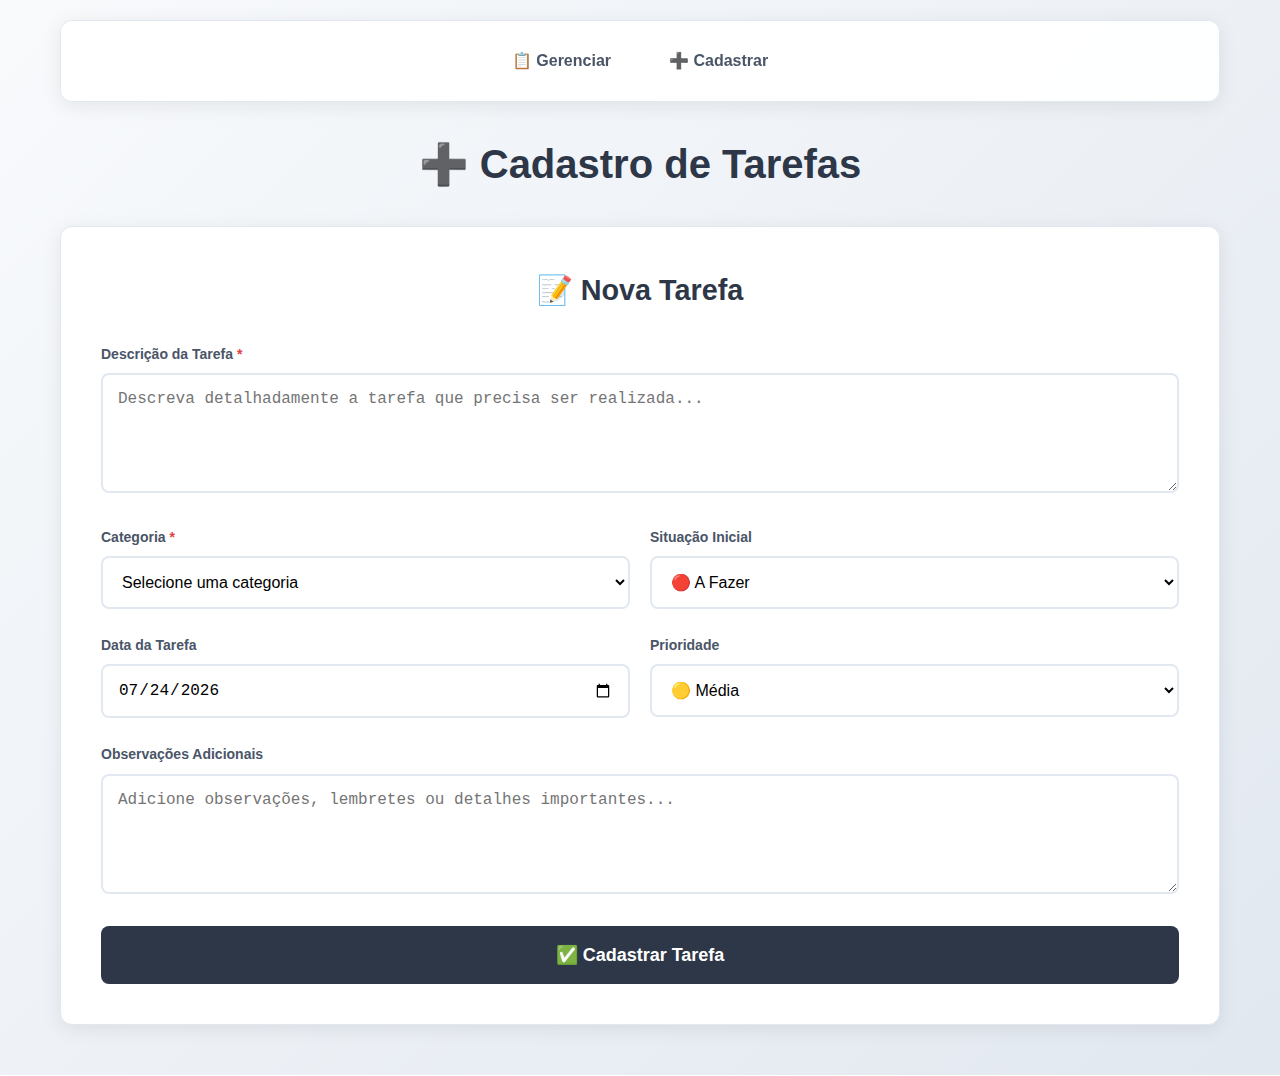
<file: cadastro.html>
<!DOCTYPE html>
<html lang="pt-br">
<head>
    <meta charset="UTF-8">
    <meta name="viewport" content="width=device-width, initial-scale=1.0">
    <title>Cadastro de Tarefas</title>
    <link rel="stylesheet" href="styles/globals.css">
</head>
<body>
    <div class="container">
        <nav>
            <ul>
                <li><a href="index.html">📋 Gerenciar</a></li>
                <li><a href="cadastro.html">➕ Cadastrar</a></li>
            </ul>
        </nav>

        <div class="header">
            <h1>➕ Cadastro de Tarefas</h1>
        </div>

        <div class="form-container">
            <h2>📝 Nova Tarefa</h2>
            <form id="taskForm" method="POST" action="https://script.google.com/macros/s/AKfycbyTe5miD_c2XAn5UDHAIfWf_vnirlske7BeW0xMu2SVSgHQlZFYUqgmnUvbLYy_K4qU/exec">
                
                <div class="form-group">
                    <label for="descricao">Descrição da Tarefa <span class="required">*</span></label>
                    <textarea 
                        name="Descrição" 
                        id="descricao" 
                        placeholder="Descreva detalhadamente a tarefa que precisa ser realizada..."
                        required
                    ></textarea>
                    <div class="error-message">Por favor, descreva a tarefa.</div>
                </div>

                <div class="form-row">
                    <div class="form-group">
                        <label for="categoria">Categoria <span class="required">*</span></label>
                        <select name="Categoria" id="categoria" required>
                            <option value="" disabled selected>Selecione uma categoria</option>
                            <option value="Alimentação">🍽️ Alimentação</option>
                            <option value="Vestuário">👕 Vestuário</option>
                            <option value="Limpeza">🧹 Limpeza</option>
                            <option value="Trabalho">💼 Trabalho</option>
                            <option value="Estudos">📚 Estudos</option>
                            <option value="Saúde">🏥 Saúde</option>
                            <option value="Lazer">🎮 Lazer</option>
                            <option value="Outros">📦 Outros</option>
                        </select>
                        <div class="error-message">Por favor, selecione uma categoria.</div>
                    </div>

                    <div class="form-group">
                        <label for="situacao">Situação Inicial</label>
                        <select name="Situacao" id="situacao">
                            <option value="A Fazer" selected>🔴 A Fazer</option>
                            <option value="Em Andamento">🟡 Em Andamento</option>
                            <option value="Concluído">🟢 Concluído</option>
                        </select>
                    </div>
                </div>

                <div class="form-row">
                   <div class="form-group">
                        <label for="data">Data da Tarefa</label>
                        <input type="date" name="Data de Cadastro" id="data">
                    </div>

                    <div class="form-group">
                        <label for="prioridade">Prioridade</label>
                        <select name="Prioridade" id="prioridade">
                            <option value="Baixa">🟢 Baixa</option>
                            <option value="Média" selected>🟡 Média</option>
                            <option value="Alta">🔴 Alta</option>
                        </select>
                    </div>
                </div>

                <div class="form-group">
                    <label for="observacoes">Observações Adicionais</label>
                    <textarea 
                        name="Observações" 
                        id="observacoes" 
                        placeholder="Adicione observações, lembretes ou detalhes importantes..."
                        rows="4"
                    ></textarea>
                </div>

                <button type="submit" class="btn-submit" id="submitBtn">
                    <span class="spinner"></span>
                    <span class="btn-text">✅ Cadastrar Tarefa</span>
                </button>
            </form>
        </div>
    </div>

    <div id="alertContainer"></div>

    <script src="scripts/main.js"></script>
    <script src="scripts/form.js"></script>
</body>
</html>
</file>
<file: styles/globals.css>
@custom-variant dark (&:is(.dark *));

@theme inline {
  /* optional: --font-sans, --font-serif, --font-mono if they are applied in the layout.tsx */
  --color-background: var(--background);
  --color-foreground: var(--foreground);
  --color-card: var(--card);
  --color-card-foreground: var(--card-foreground);
  --color-popover: var(--popover);
  --color-popover-foreground: var(--popover-foreground);
  --color-primary: var(--primary);
  --color-primary-foreground: var(--primary-foreground);
  --color-secondary: var(--secondary);
  --color-secondary-foreground: var(--secondary-foreground);
  --color-muted: var(--muted);
  --color-muted-foreground: var(--muted-foreground);
  --color-accent: var(--accent);
  --color-accent-foreground: var(--accent-foreground);
  --color-destructive: var(--destructive);
  --color-destructive-foreground: var(--destructive-foreground);
  --color-border: var(--border);
  --color-input: var(--input);
  --color-ring: var(--ring);
  --color-chart-1: var(--chart-1);
  --color-chart-2: var(--chart-2);
  --color-chart-3: var(--chart-3);
  --color-chart-4: var(--chart-4);
  --color-chart-5: var(--chart-5);
  --radius-sm: calc(var(--radius) - 4px);
  --radius-md: calc(var(--radius) - 2px);
  --radius-lg: var(--radius);
  --radius-xl: calc(var(--radius) + 4px);
  --color-sidebar: var(--sidebar);
  --color-sidebar-foreground: var(--sidebar-foreground);
  --color-sidebar-primary: var(--sidebar-primary);
  --color-sidebar-primary-foreground: var(--sidebar-primary-foreground);
  --color-sidebar-accent: var(--sidebar-accent);
  --color-sidebar-accent-foreground: var(--sidebar-accent-foreground);
  --color-sidebar-border: var(--sidebar-border);
  --color-sidebar-ring: var(--sidebar-ring);
}

@layer base {
  * {
    @apply border-border outline-ring/50;
  }
  body {
    @apply bg-background text-foreground;
  }
}

:root {
  --background: oklch(1 0 0);
  --foreground: oklch(0.145 0 0);
  --card: oklch(1 0 0);
  --card-foreground: oklch(0.145 0 0);
  --popover: oklch(1 0 0);
  --popover-foreground: oklch(0.145 0 0);
  --primary: oklch(0.205 0 0);
  --primary-foreground: oklch(0.985 0 0);
  --secondary: oklch(0.97 0 0);
  --secondary-foreground: oklch(0.205 0 0);
  --muted: oklch(0.97 0 0);
  --muted-foreground: oklch(0.556 0 0);
  --accent: oklch(0.97 0 0);
  --accent-foreground: oklch(0.205 0 0);
  --destructive: oklch(0.577 0.245 27.325);
  --destructive-foreground: oklch(0.577 0.245 27.325);
  --border: oklch(0.922 0 0);
  --input: oklch(0.922 0 0);
  --ring: oklch(0.708 0 0);
  --chart-1: oklch(0.646 0.222 41.116);
  --chart-2: oklch(0.6 0.118 184.704);
  --chart-3: oklch(0.398 0.07 227.392);
  --chart-4: oklch(0.828 0.189 84.429);
  --chart-5: oklch(0.769 0.188 70.08);
  --radius: 0.625rem;
  --sidebar: oklch(0.985 0 0);
  --sidebar-foreground: oklch(0.145 0 0);
  --sidebar-primary: oklch(0.205 0 0);
  --sidebar-primary-foreground: oklch(0.985 0 0);
  --sidebar-accent: oklch(0.97 0 0);
  --sidebar-accent-foreground: oklch(0.205 0 0);
  --sidebar-border: oklch(0.922 0 0);
  --sidebar-ring: oklch(0.708 0 0);
}

.dark {
  --background: oklch(0.145 0 0);
  --foreground: oklch(0.985 0 0);
  --card: oklch(0.145 0 0);
  --card-foreground: oklch(0.985 0 0);
  --popover: oklch(0.145 0 0);
  --popover-foreground: oklch(0.985 0 0);
  --primary: oklch(0.985 0 0);
  --primary-foreground: oklch(0.205 0 0);
  --secondary: oklch(0.269 0 0);
  --secondary-foreground: oklch(0.985 0 0);
  --muted: oklch(0.269 0 0);
  --muted-foreground: oklch(0.708 0 0);
  --accent: oklch(0.269 0 0);
  --accent-foreground: oklch(0.985 0 0);
  --destructive: oklch(0.396 0.141 25.723);
  --destructive-foreground: oklch(0.637 0.237 25.331);
  --border: oklch(0.269 0 0);
  --input: oklch(0.269 0 0);
  --ring: oklch(0.439 0 0);
  --chart-1: oklch(0.488 0.243 264.376);
  --chart-2: oklch(0.696 0.17 162.48);
  --chart-3: oklch(0.769 0.188 70.08);
  --chart-4: oklch(0.627 0.265 303.9);
  --chart-5: oklch(0.645 0.246 16.439);
  --sidebar: oklch(0.205 0 0);
  --sidebar-foreground: oklch(0.985 0 0);
  --sidebar-primary: oklch(0.488 0.243 264.376);
  --sidebar-primary-foreground: oklch(0.985 0 0);
  --sidebar-accent: oklch(0.269 0 0);
  --sidebar-accent-foreground: oklch(0.985 0 0);
  --sidebar-border: oklch(0.269 0 0);
  --sidebar-ring: oklch(0.439 0 0);
}

* {
  margin: 0;
  padding: 0;
  box-sizing: border-box;
}

body {
  font-family: "Inter", "Segoe UI", Tahoma, Geneva, Verdana, sans-serif;
  background: linear-gradient(135deg, #f8fafc 0%, #e2e8f0 100%);
  min-height: 100vh;
  color: #1a202c;
  line-height: 1.6;
}

.container {
  max-width: 1200px;
  margin: 0 auto;
  padding: 20px;
}

/* Navigation */
nav {
  background: rgba(255, 255, 255, 0.95);
  backdrop-filter: blur(10px);
  border-radius: 12px;
  margin-bottom: 30px;
  box-shadow: 0 4px 20px rgba(0, 0, 0, 0.08);
  border: 1px solid #e2e8f0;
}

nav ul {
  list-style: none;
  display: flex;
  justify-content: center;
  padding: 15px 0;
  gap: 10px;
}

nav li {
  margin: 0;
}

nav a {
  text-decoration: none;
  color: #4a5568;
  font-weight: 600;
  padding: 12px 24px;
  border-radius: 8px;
  transition: all 0.3s ease;
  display: flex;
  align-items: center;
  gap: 8px;
}

nav a:hover {
  background: #2d3748;
  color: white;
  transform: translateY(-1px);
}

/* Header */
.header {
  text-align: center;
  margin-bottom: 30px;
}

.header h1 {
  color: #2d3748;
  font-size: 2.5rem;
  margin-bottom: 10px;
  font-weight: 700;
}

.header p {
  color: #718096;
  font-size: 1.1rem;
}

/* Filters */
.filters {
  background: white;
  border-radius: 12px;
  padding: 25px;
  margin-bottom: 30px;
  box-shadow: 0 4px 20px rgba(0, 0, 0, 0.08);
  border: 1px solid #e2e8f0;
}

.filters h3 {
  margin-bottom: 20px;
  color: #2d3748;
  text-align: center;
  font-weight: 600;
}

.filter-row {
  display: grid;
  grid-template-columns: repeat(auto-fit, minmax(200px, 1fr));
  gap: 15px;
  margin-bottom: 20px;
}

.filter-group {
  display: flex;
  flex-direction: column;
}

.filter-group label {
  margin-bottom: 5px;
  font-weight: 600;
  color: #4a5568;
  font-size: 14px;
}

.filter-group input,
.filter-group select {
  padding: 12px;
  border: 2px solid #e2e8f0;
  border-radius: 8px;
  font-size: 14px;
  transition: border-color 0.3s ease;
  background: white;
}

.filter-group input:focus,
.filter-group select:focus {
  outline: none;
  border-color: #4a5568;
  box-shadow: 0 0 0 3px rgba(74, 85, 104, 0.1);
}

.lista_suspensa_auto {
  display: flex;
  flex-direction: column;
}

.lista_suspensa_auto label {
  margin-bottom: 5px;
  font-weight: 600;
  color: #4a5568;
  font-size: 14px;
}

.lista_suspensa_auto select {
  padding: 12px;
  border: 2px solid #e2e8f0;
  border-radius: 8px;
  font-size: 14px;
  transition: border-color 0.3s ease;
  background: white;
}

.lista_suspensa_auto select:focus {
  outline: none;
  border-color: #4a5568;
  box-shadow: 0 0 0 3px rgba(74, 85, 104, 0.1);
}

.filter-buttons {
  display: flex;
  gap: 10px;
  justify-content: center;
  flex-wrap: wrap;
}

.btn {
  padding: 12px 24px;
  border: none;
  border-radius: 8px;
  font-weight: 600;
  cursor: pointer;
  transition: all 0.3s ease;
  font-size: 14px;
  display: flex;
  align-items: center;
  gap: 8px;
}

.btn-primary {
  background: #2d3748;
  color: white;
}

.btn-primary:hover {
  background: #1a202c;
  transform: translateY(-1px);
}

.btn-secondary {
  background: #e2e8f0;
  color: #4a5568;
}

.btn-secondary:hover {
  background: #cbd5e0;
}

/* Charts Section */
.charts-section {
  margin-top: 30px;
  padding: 25px;
  background: white;
  border-radius: 12px;
  box-shadow: 0 4px 20px rgba(0, 0, 0, 0.08);
  border: 1px solid #e2e8f0;
}

.charts-section h3 {
  text-align: center;
  margin-bottom: 25px;
  color: #2d3748;
  font-weight: 600;
}

.charts-grid {
  display: flex;
  flex-wrap: wrap;
  justify-content: space-around;
  gap: 20px;
}

.chart-container {
  text-align: center;
  margin-bottom: 5px;
  max-width: 450px;
  min-width: 300px;
  width: 100%;
  height: 350px;
  padding: 15px;
  padding-bottom: 70px;
  background: #f8fafc;
  border-radius: 8px;
  border: 1px solid #e2e8f0;
}

.chart-container h4 {
  color: #2d3748;
  margin-bottom: 15px;
  font-weight: 600;
}

.chart {
  width: 100% !important;
  height: 100% !important;
}

/* Stats Grid */
.stats-grid {
  display: grid;
  grid-template-columns: repeat(auto-fit, minmax(200px, 1fr));
  gap: 20px;
  margin-top: 30px;
  padding: 0 10px;
}

.stat-card {
  padding: 20px;
  border-radius: 8px;
  box-shadow: 0 2px 10px rgba(0, 0, 0, 0.05);
  background: white;
  border: 1px solid #e2e8f0;
  text-align: center;
}

.stat-number {
  font-size: 2.5em;
  font-weight: 700;
  margin-bottom: 5px;
}

.stat-label {
  color: #718096;
  font-size: 0.9em;
  font-weight: 500;
}

/* Table */
.table-container {
  background: white;
  border-radius: 12px;
  margin-top: 25px;
  padding: 25px;
  box-shadow: 0 4px 20px rgba(0, 0, 0, 0.08);
  border: 1px solid #e2e8f0;
  overflow-x: auto;
}

.table-container h3 {
  color: #2d3748;
  margin-bottom: 20px;
  font-weight: 600;
}

table {
  width: 100%;
  border-collapse: collapse;
  margin-top: 20px;
}

th,
td {
  padding: 15px;
  text-align: left;
  border-bottom: 1px solid #e2e8f0;
}

th {
  background: #f8fafc;
  font-weight: 600;
  color: #4a5568;
  position: sticky;
  top: 0;
}

tr:hover {
  background: #f8fafc;
}

/* Status */
.status-select {
  padding: 8px 12px;
  border: 2px solid #e2e8f0;
  border-radius: 6px;
  background: white;
  font-size: 12px;
  font-weight: 600;
  cursor: pointer;
  transition: all 0.3s ease;
}

.status-nao-iniciada {
  border-color: #e53e3e;
  color: #e53e3e;
}

.status-iniciada {
  border-color: #dd6b20;
  color: #dd6b20;
}

.status-concluida {
  border-color: #38a169;
  color: #38a169;
}

/* Loading */
.loading {
  text-align: center;
  padding: 40px;
  color: #718096;
}

.spinner {
  border: 4px solid #f3f3f3;
  border-top: 4px solid #4a5568;
  border-radius: 50%;
  width: 40px;
  height: 40px;
  animation: spin 1s linear infinite;
  margin: 0 auto 20px;
}

@keyframes spin {
  0% {
    transform: rotate(0deg);
  }
  100% {
    transform: rotate(360deg);
  }
}

/* Alert */
.alert {
  position: fixed;
  top: 20px;
  right: 20px;
  padding: 15px 20px;
  border-radius: 8px;
  color: white;
  font-weight: 600;
  z-index: 1000;
  transform: translateX(400px);
  transition: transform 0.3s ease;
  box-shadow: 0 4px 12px rgba(0, 0, 0, 0.15);
  max-width: 350px;
}

.alert.show {
  transform: translateX(0);
}

.alert-success {
  background: #38a169;
}

.alert-error {
  background: #e53e3e;
}

.alert-info {
  background: #3182ce;
}

/* Form Styles */
.form-container {
  background: white;
  border-radius: 12px;
  padding: 40px;
  box-shadow: 0 4px 20px rgba(0, 0, 0, 0.08);
  border: 1px solid #e2e8f0;
  margin-bottom: 30px;
}

.form-container h2 {
  text-align: center;
  margin-bottom: 30px;
  color: #2d3748;
  font-size: 1.8rem;
  font-weight: 600;
}

.form-group {
  margin-bottom: 25px;
}

.form-group label {
  display: block;
  margin-bottom: 8px;
  font-weight: 600;
  color: #4a5568;
  font-size: 14px;
}

.form-group input,
.form-group select,
.form-group textarea {
  width: 100%;
  padding: 15px;
  border: 2px solid #e2e8f0;
  border-radius: 8px;
  font-size: 16px;
  transition: all 0.3s ease;
  background: white;
}

.form-group input:focus,
.form-group select:focus,
.form-group textarea:focus {
  outline: none;
  border-color: #4a5568;
  box-shadow: 0 0 0 3px rgba(74, 85, 104, 0.1);
}

.form-group textarea {
  resize: vertical;
  min-height: 120px;
}

.form-row {
  display: grid;
  grid-template-columns: 1fr 1fr;
  gap: 20px;
}

.btn-submit {
  width: 100%;
  padding: 18px;
  background: #2d3748;
  color: white;
  border: none;
  border-radius: 8px;
  font-size: 18px;
  font-weight: 600;
  cursor: pointer;
  transition: all 0.3s ease;
  position: relative;
  overflow: hidden;
}

.btn-submit:hover:not(:disabled) {
  background: #1a202c;
  transform: translateY(-2px);
}

.btn-submit:disabled {
  background: #cbd5e0;
  cursor: not-allowed;
  transform: none;
}

.btn-submit .spinner {
  display: none;
  width: 20px;
  height: 20px;
  border: 2px solid #ffffff;
  border-top: 2px solid transparent;
  border-radius: 50%;
  animation: spin 1s linear infinite;
  margin-right: 10px;
}

.btn-submit.loading .spinner {
  display: inline-block;
}

.btn-submit.loading .btn-text {
  opacity: 0.7;
}

/* Tips */
.tips-container {
  background: white;
  border-radius: 12px;
  padding: 25px;
  box-shadow: 0 4px 20px rgba(0, 0, 0, 0.08);
  border: 1px solid #e2e8f0;
}

.tips-container h3 {
  margin-bottom: 15px;
  color: #2d3748;
  display: flex;
  align-items: center;
  gap: 10px;
  font-weight: 600;
}

.tips-list {
  list-style: none;
}

.tips-list li {
  padding: 10px 0;
  border-bottom: 1px solid #e2e8f0;
  color: #718096;
  display: flex;
  align-items: flex-start;
  gap: 10px;
}

.tips-list li:last-child {
  border-bottom: none;
}

/* Required field indicator */
.required {
  color: #e53e3e;
}

/* Form validation */
.form-group.error input,
.form-group.error select,
.form-group.error textarea {
  border-color: #e53e3e;
  box-shadow: 0 0 0 3px rgba(229, 62, 62, 0.1);
}

.error-message {
  color: #e53e3e;
  font-size: 14px;
  margin-top: 5px;
  display: none;
}

.form-group.error .error-message {
  display: block;
}

/* Responsive */
@media (max-width: 768px) {
  .container {
    padding: 10px;
  }

  .header h1 {
    font-size: 2rem;
  }

  nav ul {
    flex-direction: column;
    gap: 10px;
  }

  .filter-row {
    grid-template-columns: 1fr;
  }

  .charts-grid {
    grid-template-columns: 1fr;
  }

  .stats-grid {
    grid-template-columns: repeat(2, 1fr);
  }

  .form-row {
    grid-template-columns: 1fr;
  }

  table {
    font-size: 14px;
  }

  th,
  td {
    padding: 10px 8px;
  }

  .alert {
    right: 10px;
    left: 10px;
    max-width: none;
    transform: translateY(-100px);
  }

  .alert.show {
    transform: translateY(0);
  }
}

@media (max-width: 480px) {
  .stats-grid {
    grid-template-columns: 1fr;
  }

  .filter-buttons {
    flex-direction: column;
  }

  .btn {
    width: 100%;
  }

  .form-container {
    padding: 20px;
  }

  .btn-submit {
    padding: 15px;
    font-size: 16px;
  }
}
</file>
